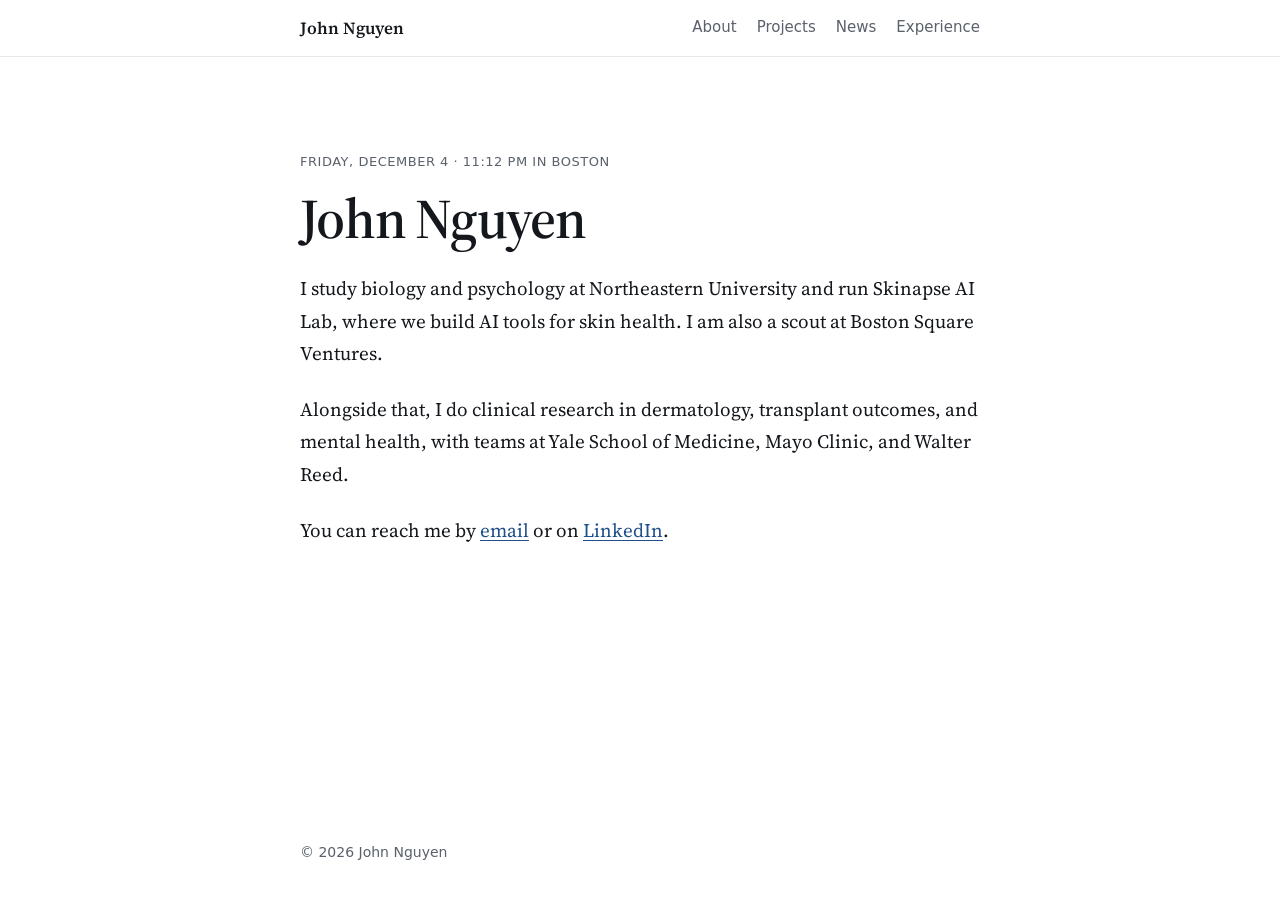
<file: index.html>
<!DOCTYPE html>
<html lang="en">
<head>
  <meta charset="UTF-8">
  <meta name="viewport" content="width=device-width, initial-scale=1, viewport-fit=cover">
  <title>John Nguyen</title>
  <meta name="description" content="John Nguyen is a Northeastern University student, founder of Skinapse AI Lab, and clinical researcher in Boston.">
  <meta name="theme-color" content="#FFFFFF">
  <meta property="og:title" content="John Nguyen">
  <meta property="og:description" content="John Nguyen is a Northeastern University student, founder of Skinapse AI Lab, and clinical researcher in Boston.">
  <meta property="og:image" content="https://jnguyen.net/images/john-portrait.webp">
  <link rel="icon" href="favicon.svg" type="image/svg+xml">
  <link rel="preconnect" href="https://fonts.googleapis.com">
  <link rel="preconnect" href="https://fonts.gstatic.com" crossorigin>
  <link rel="stylesheet" href="https://fonts.googleapis.com/css2?family=Source+Serif+4:ital,opsz,wght@0,8..60,400;0,8..60,600;1,8..60,400&display=swap">
  <link rel="stylesheet" href="styles.css">
  <script>document.documentElement.classList.add("js")</script>
  <script src="script.js" defer></script>
</head>
<body>
  <a class="skip" href="#main">Skip to content</a>
  <header class="bar">
    <nav class="bar-inner" aria-label="Main">
      <a class="bar-name" href="index.html" aria-current="page">John Nguyen</a>
      <ul class="bar-links">
        <li><a href="about.html">About</a></li>
        <li><a href="projects.html">Projects</a></li>
        <li><a href="news.html">News</a></li>
        <li><a href="experiences.html">Experience</a></li>
      </ul>
    </nav>
  </header>

  <main id="main">
    <article class="note">
      <p class="date dateline">Boston, Massachusetts</p>
      <h1 class="typed" aria-label="John Nguyen"><span class="typed-text" aria-hidden="true">John Nguyen</span><span class="caret" aria-hidden="true"></span></h1>
      <p class="reveal">I study biology and psychology at Northeastern University and run Skinapse AI Lab, where we build AI tools for skin health. I am also a scout at Boston Square Ventures.</p>
      <p class="reveal">Alongside that, I do clinical research in dermatology, transplant outcomes, and mental health, with teams at Yale School of Medicine, Mayo Clinic, and Walter Reed.</p>
      <p class="reveal">You can reach me by <a href="mailto:johnhnguyen2000@gmail.com">email</a> or on <a href="https://www.linkedin.com/in/johnhungnguyen" target="_blank" rel="noopener noreferrer">LinkedIn</a>.</p>
    </article>
  </main>

  <footer class="footer">© 2026 John Nguyen</footer>
</body>
</html>
</file>
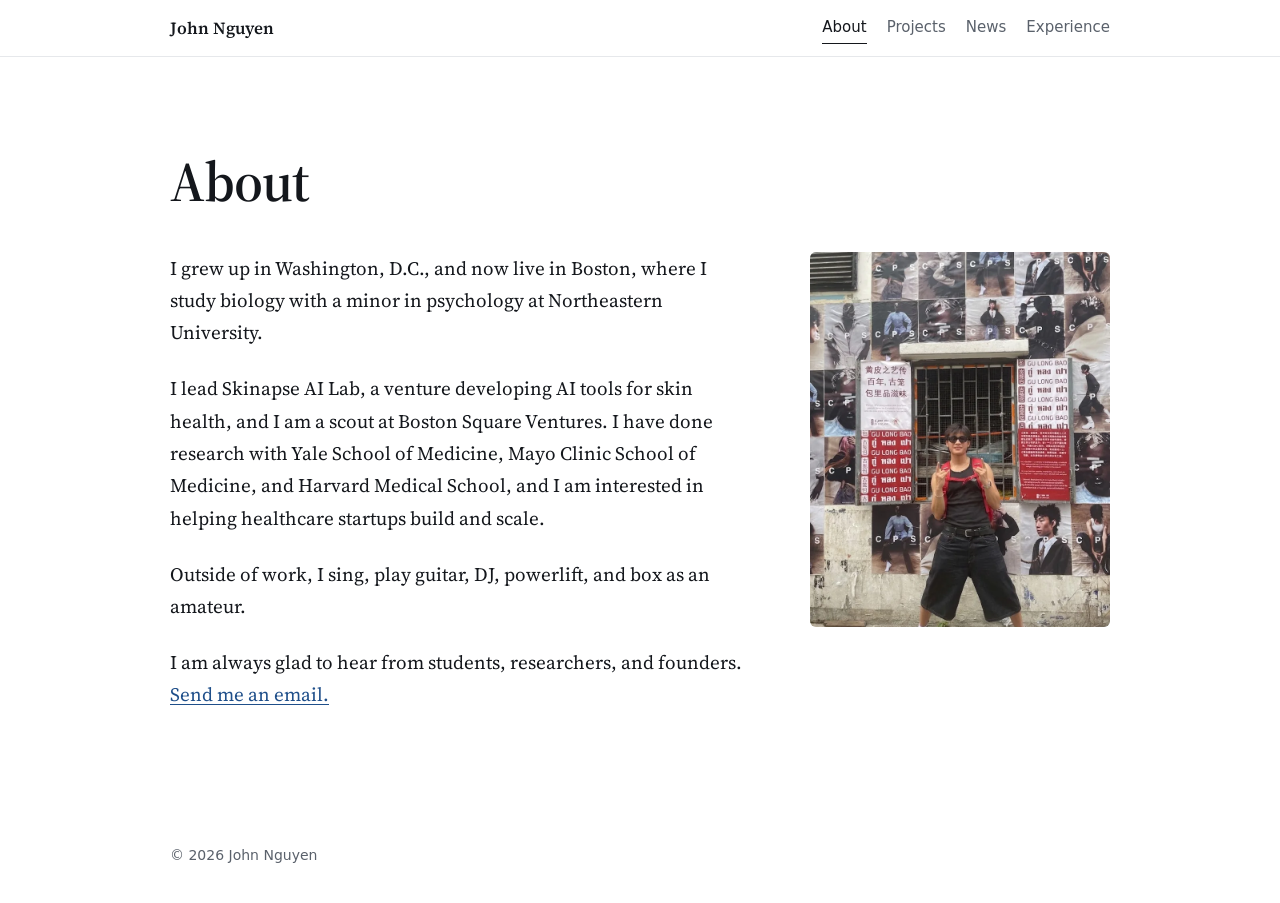
<file: about.html>
<!DOCTYPE html>
<html lang="en">
<head>
  <meta charset="UTF-8">
  <meta name="viewport" content="width=device-width, initial-scale=1, viewport-fit=cover">
  <title>About · John Nguyen</title>
  <meta name="description" content="John Nguyen is a Northeastern University student, founder of Skinapse AI Lab, and clinical researcher in Boston.">
  <meta name="theme-color" content="#FFFFFF">
  <meta property="og:title" content="About · John Nguyen">
  <meta property="og:description" content="John Nguyen is a Northeastern University student, founder of Skinapse AI Lab, and clinical researcher in Boston.">
  <meta property="og:image" content="https://jnguyen.net/images/john-portrait.webp">
  <link rel="icon" href="favicon.svg" type="image/svg+xml">
  <link rel="preconnect" href="https://fonts.googleapis.com">
  <link rel="preconnect" href="https://fonts.gstatic.com" crossorigin>
  <link rel="stylesheet" href="https://fonts.googleapis.com/css2?family=Source+Serif+4:ital,opsz,wght@0,8..60,400;0,8..60,600;1,8..60,400&display=swap">
  <link rel="stylesheet" href="styles.css">
  <script>document.documentElement.classList.add("js")</script>
  <script src="script.js" defer></script>
</head>
<body>
  <a class="skip" href="#main">Skip to content</a>
  <header class="bar">
    <nav class="bar-inner" aria-label="Main">
      <a class="bar-name" href="index.html">John Nguyen</a>
      <ul class="bar-links">
        <li><a href="about.html" aria-current="page">About</a></li>
        <li><a href="projects.html">Projects</a></li>
        <li><a href="news.html">News</a></li>
        <li><a href="experiences.html">Experience</a></li>
      </ul>
    </nav>
  </header>

  <main id="main" class="main-wide">
    <h1 class="page-title reveal">About</h1>
    <div class="about">
      <div class="note">
        <p class="reveal">I grew up in Washington, D.C., and now live in Boston, where I study biology with a minor in psychology at Northeastern University.</p>
        <p class="reveal">I lead Skinapse AI Lab, a venture developing AI tools for skin health, and I am a scout at Boston Square Ventures. I have done research with Yale School of Medicine, Mayo Clinic School of Medicine, and Harvard Medical School, and I am interested in helping healthcare startups build and scale.</p>
        <p class="reveal">Outside of work, I sing, play guitar, DJ, powerlift, and box as an amateur.</p>
        <p class="reveal">I am always glad to hear from students, researchers, and founders. <a href="mailto:johnhnguyen2000@gmail.com">Send me an email.</a></p>
      </div>
      <img class="portrait reveal" src="images/john-portrait.webp" width="750" height="1000" alt="John Nguyen standing in front of a poster wall">
    </div>
  </main>

  <footer class="footer">© 2026 John Nguyen</footer>
</body>
</html>
</file>
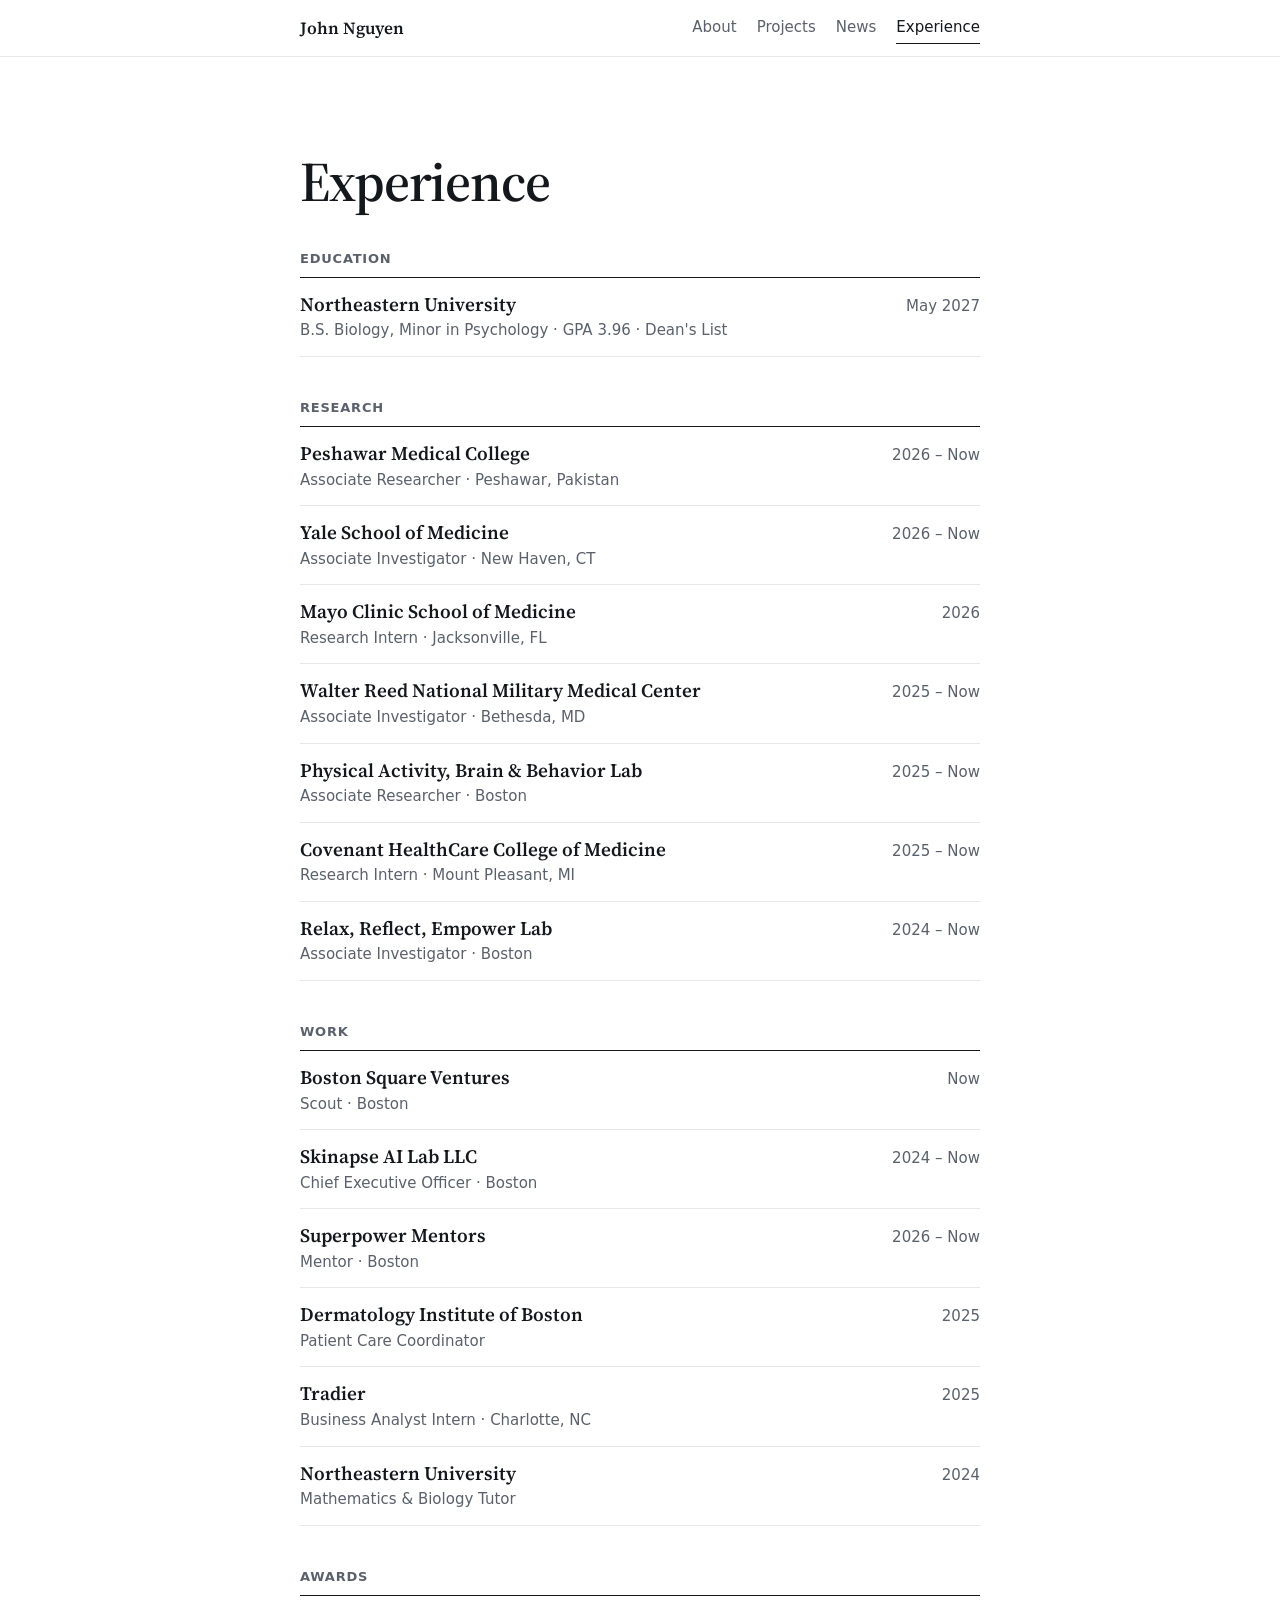
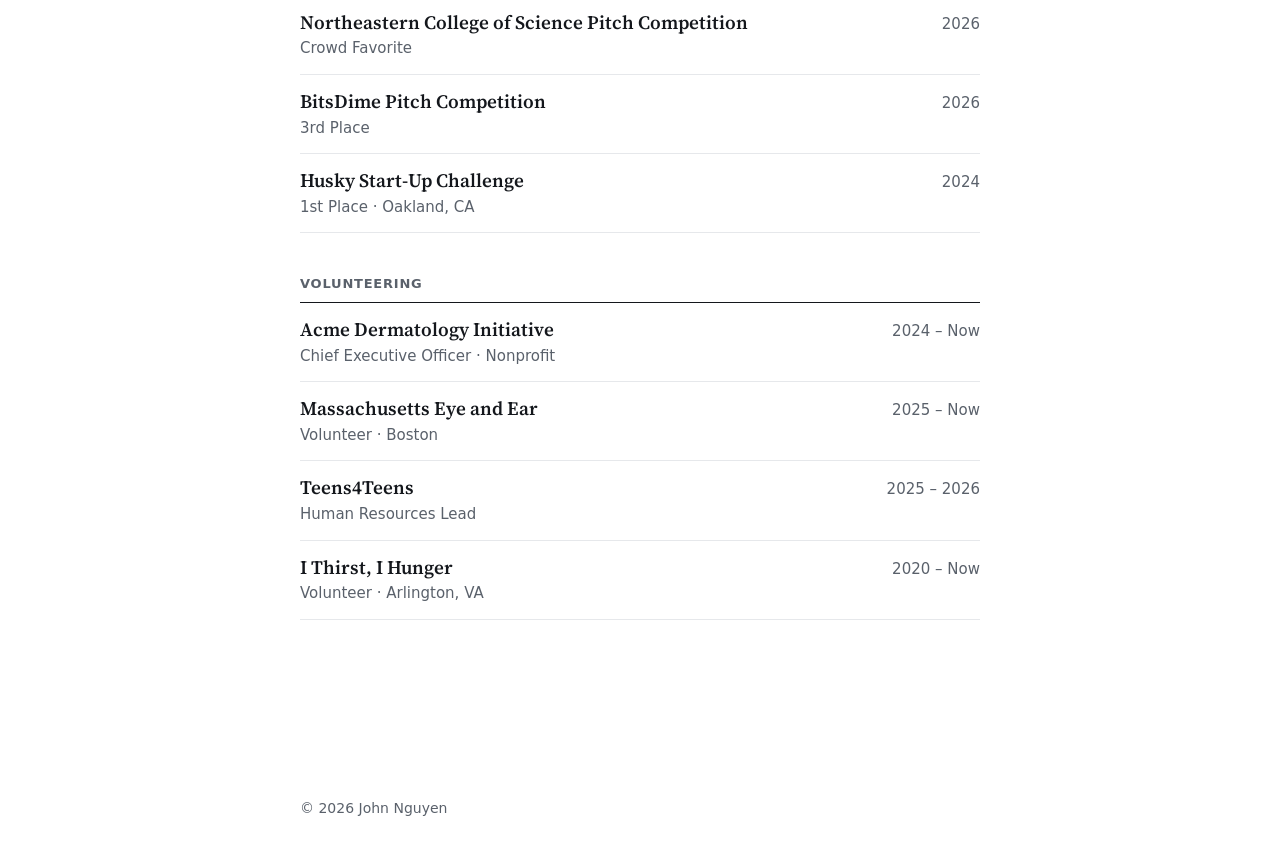
<file: experiences.html>
<!DOCTYPE html>
<html lang="en">
<head>
  <meta charset="UTF-8">
  <meta name="viewport" content="width=device-width, initial-scale=1, viewport-fit=cover">
  <title>Experience · John Nguyen</title>
  <meta name="description" content="Education, research, work, awards, and volunteering.">
  <meta name="theme-color" content="#FFFFFF">
  <meta property="og:title" content="Experience · John Nguyen">
  <meta property="og:description" content="Education, research, work, awards, and volunteering.">
  <meta property="og:image" content="https://jnguyen.net/images/john-portrait.webp">
  <link rel="icon" href="favicon.svg" type="image/svg+xml">
  <link rel="preconnect" href="https://fonts.googleapis.com">
  <link rel="preconnect" href="https://fonts.gstatic.com" crossorigin>
  <link rel="stylesheet" href="https://fonts.googleapis.com/css2?family=Source+Serif+4:ital,opsz,wght@0,8..60,400;0,8..60,600;1,8..60,400&display=swap">
  <link rel="stylesheet" href="styles.css">
  <script>document.documentElement.classList.add("js")</script>
  <script src="script.js" defer></script>
</head>
<body>
  <a class="skip" href="#main">Skip to content</a>
  <header class="bar">
    <nav class="bar-inner" aria-label="Main">
      <a class="bar-name" href="index.html">John Nguyen</a>
      <ul class="bar-links">
        <li><a href="about.html">About</a></li>
        <li><a href="projects.html">Projects</a></li>
        <li><a href="news.html">News</a></li>
        <li><a href="experiences.html" aria-current="page">Experience</a></li>
      </ul>
    </nav>
  </header>

  <main id="main">
    <h1 class="page-title reveal">Experience</h1>
    <section class="ledger reveal" aria-labelledby="g-education">
      <h2 id="g-education">Education</h2>
      <ul>
        <li><span class="what"><strong>Northeastern University</strong><span>B.S. Biology, Minor in Psychology · GPA 3.96 · Dean's List</span></span><span class="when">May 2027</span></li>
      </ul>
    </section>
    <section class="ledger reveal" aria-labelledby="g-research">
      <h2 id="g-research">Research</h2>
      <ul>
        <li><span class="what"><strong>Peshawar Medical College</strong><span>Associate Researcher · Peshawar, Pakistan</span></span><span class="when">2026 – Now</span></li>
        <li><span class="what"><strong>Yale School of Medicine</strong><span>Associate Investigator · New Haven, CT</span></span><span class="when">2026 – Now</span></li>
        <li><span class="what"><strong>Mayo Clinic School of Medicine</strong><span>Research Intern · Jacksonville, FL</span></span><span class="when">2026</span></li>
        <li><span class="what"><strong>Walter Reed National Military Medical Center</strong><span>Associate Investigator · Bethesda, MD</span></span><span class="when">2025 – Now</span></li>
        <li><span class="what"><strong>Physical Activity, Brain &amp; Behavior Lab</strong><span>Associate Researcher · Boston</span></span><span class="when">2025 – Now</span></li>
        <li><span class="what"><strong>Covenant HealthCare College of Medicine</strong><span>Research Intern · Mount Pleasant, MI</span></span><span class="when">2025 – Now</span></li>
        <li><span class="what"><strong>Relax, Reflect, Empower Lab</strong><span>Associate Investigator · Boston</span></span><span class="when">2024 – Now</span></li>
      </ul>
    </section>
    <section class="ledger reveal" aria-labelledby="g-work">
      <h2 id="g-work">Work</h2>
      <ul>
        <li><span class="what"><strong>Boston Square Ventures</strong><span>Scout · Boston</span></span><span class="when">Now</span></li>
        <li><span class="what"><strong>Skinapse AI Lab LLC</strong><span>Chief Executive Officer · Boston</span></span><span class="when">2024 – Now</span></li>
        <li><span class="what"><strong>Superpower Mentors</strong><span>Mentor · Boston</span></span><span class="when">2026 – Now</span></li>
        <li><span class="what"><strong>Dermatology Institute of Boston</strong><span>Patient Care Coordinator</span></span><span class="when">2025</span></li>
        <li><span class="what"><strong>Tradier</strong><span>Business Analyst Intern · Charlotte, NC</span></span><span class="when">2025</span></li>
        <li><span class="what"><strong>Northeastern University</strong><span>Mathematics &amp; Biology Tutor</span></span><span class="when">2024</span></li>
      </ul>
    </section>
    <section class="ledger reveal" aria-labelledby="g-awards">
      <h2 id="g-awards">Awards</h2>
      <ul>
        <li><span class="what"><strong>Northeastern College of Science Pitch Competition</strong><span>Crowd Favorite</span></span><span class="when">2026</span></li>
        <li><span class="what"><strong>BitsDime Pitch Competition</strong><span>3rd Place</span></span><span class="when">2026</span></li>
        <li><span class="what"><strong>Husky Start-Up Challenge</strong><span>1st Place · Oakland, CA</span></span><span class="when">2024</span></li>
      </ul>
    </section>
    <section class="ledger reveal" aria-labelledby="g-volunteering">
      <h2 id="g-volunteering">Volunteering</h2>
      <ul>
        <li><span class="what"><strong>Acme Dermatology Initiative</strong><span>Chief Executive Officer · Nonprofit</span></span><span class="when">2024 – Now</span></li>
        <li><span class="what"><strong>Massachusetts Eye and Ear</strong><span>Volunteer · Boston</span></span><span class="when">2025 – Now</span></li>
        <li><span class="what"><strong>Teens4Teens</strong><span>Human Resources Lead</span></span><span class="when">2025 – 2026</span></li>
        <li><span class="what"><strong>I Thirst, I Hunger</strong><span>Volunteer · Arlington, VA</span></span><span class="when">2020 – Now</span></li>
      </ul>
    </section>
  </main>

  <footer class="footer">© 2026 John Nguyen</footer>
</body>
</html>
</file>
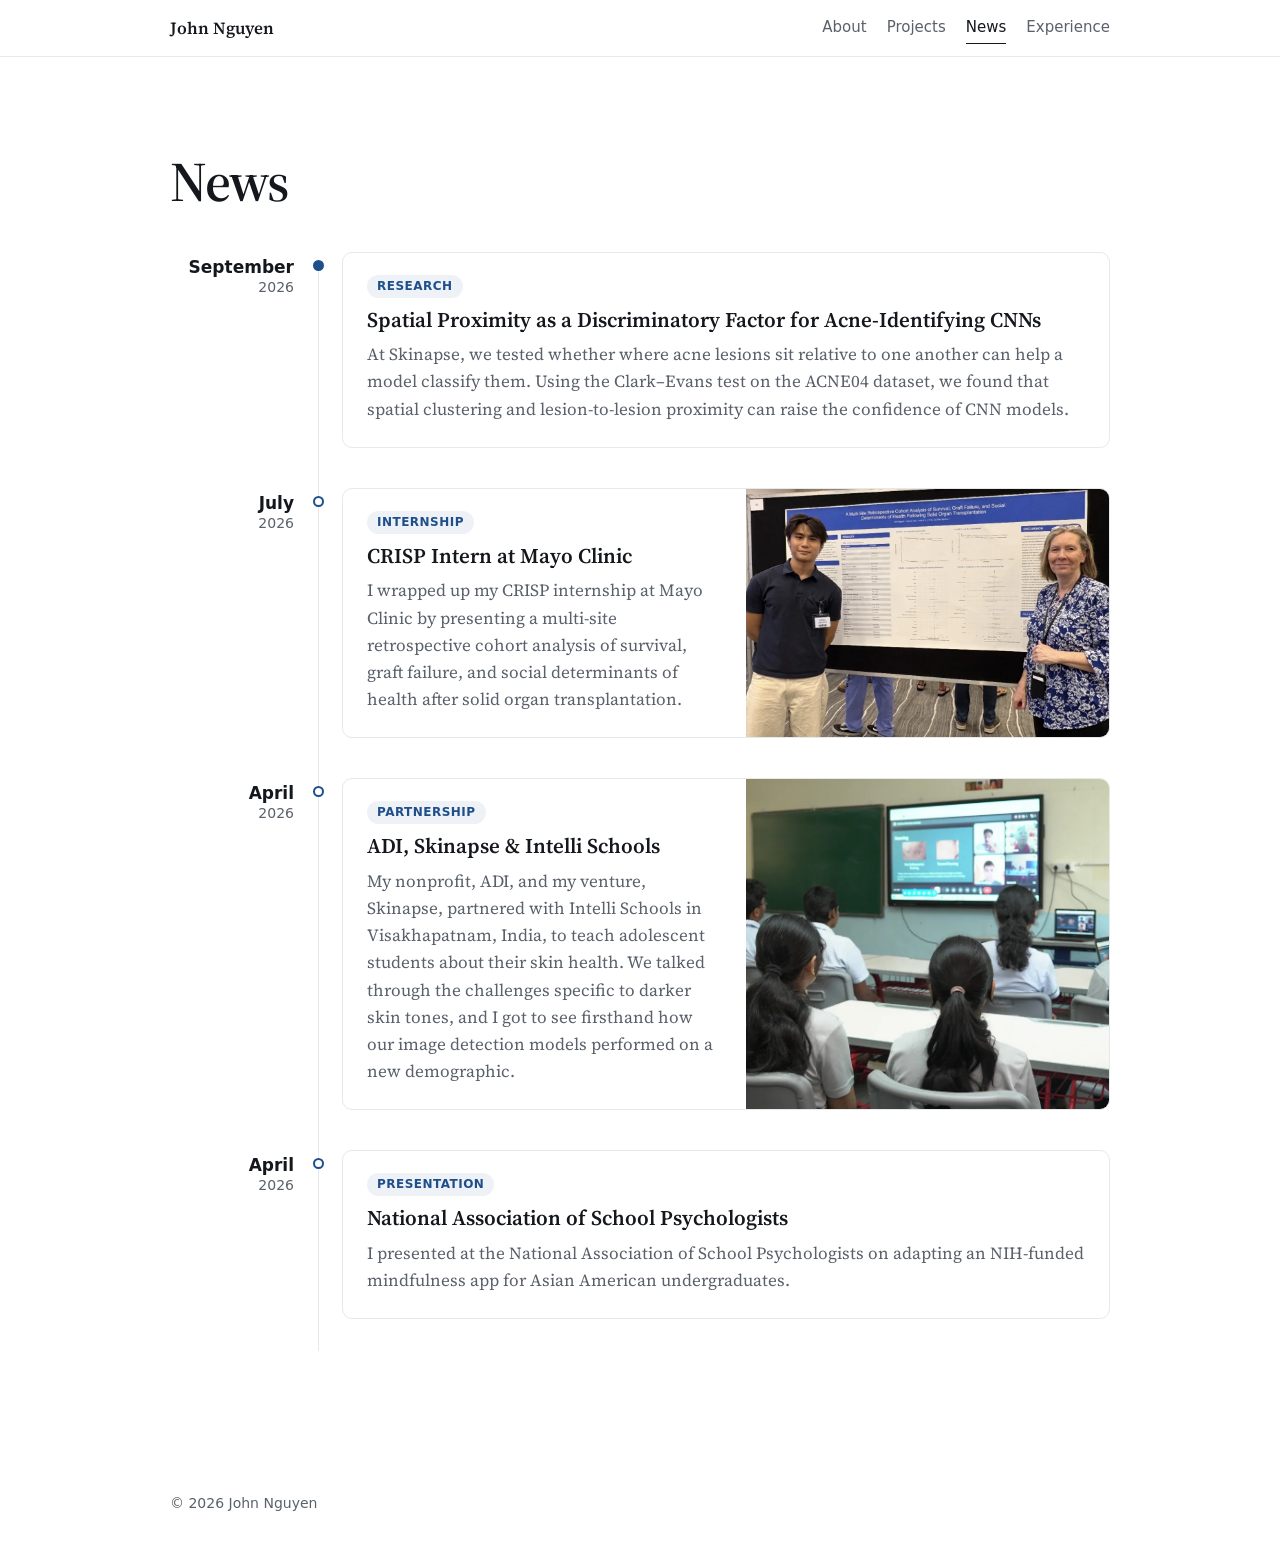
<file: news.html>
<!DOCTYPE html>
<html lang="en">
<head>
  <meta charset="UTF-8">
  <meta name="viewport" content="width=device-width, initial-scale=1, viewport-fit=cover">
  <title>News · John Nguyen</title>
  <meta name="description" content="Recent presentations, research, and partnerships.">
  <meta name="theme-color" content="#FFFFFF">
  <meta property="og:title" content="News · John Nguyen">
  <meta property="og:description" content="Recent presentations, research, and partnerships.">
  <meta property="og:image" content="https://jnguyen.net/images/john-portrait.webp">
  <link rel="icon" href="favicon.svg" type="image/svg+xml">
  <link rel="preconnect" href="https://fonts.googleapis.com">
  <link rel="preconnect" href="https://fonts.gstatic.com" crossorigin>
  <link rel="stylesheet" href="https://fonts.googleapis.com/css2?family=Source+Serif+4:ital,opsz,wght@0,8..60,400;0,8..60,600;1,8..60,400&display=swap">
  <link rel="stylesheet" href="styles.css">
  <script>document.documentElement.classList.add("js")</script>
  <script src="script.js" defer></script>
</head>
<body>
  <a class="skip" href="#main">Skip to content</a>
  <header class="bar">
    <nav class="bar-inner" aria-label="Main">
      <a class="bar-name" href="index.html">John Nguyen</a>
      <ul class="bar-links">
        <li><a href="about.html">About</a></li>
        <li><a href="projects.html">Projects</a></li>
        <li><a href="news.html" aria-current="page">News</a></li>
        <li><a href="experiences.html">Experience</a></li>
      </ul>
    </nav>
  </header>

  <main id="main" class="main-wide">
    <h1 class="page-title reveal">News</h1>
    <ol class="timeline">
      <li class="tl-item reveal">
        <p class="tl-when"><span>September</span> 2026</p>
        <article class="tl-card">
          <div class="tl-text">
            <p class="tl-tag">Research</p>
            <h2>Spatial Proximity as a Discriminatory Factor for Acne-Identifying CNNs</h2>
            <p>At Skinapse, we tested whether where acne lesions sit relative to one another can help a model classify them. Using the Clark–Evans test on the ACNE04 dataset, we found that spatial clustering and lesion-to-lesion proximity can raise the confidence of CNN models.</p>
          </div>
        </article>
      </li>
      <li class="tl-item has-img reveal">
        <p class="tl-when"><span>July</span> 2026</p>
        <article class="tl-card">
          <div class="tl-text">
            <p class="tl-tag">Internship</p>
            <h2>CRISP Intern at Mayo Clinic</h2>
            <p>I wrapped up my CRISP internship at Mayo Clinic by presenting a multi-site retrospective cohort analysis of survival, graft failure, and social determinants of health after solid organ transplantation.</p>
          </div>
          <img src="images/mayo-crisp.webp" width="1100" height="720" loading="lazy" alt="John standing beside his research poster on solid organ transplantation outcomes">
        </article>
      </li>
      <li class="tl-item has-img reveal">
        <p class="tl-when"><span>April</span> 2026</p>
        <article class="tl-card">
          <div class="tl-text">
            <p class="tl-tag">Partnership</p>
            <h2>ADI, Skinapse &amp; Intelli Schools</h2>
            <p>My nonprofit, ADI, and my venture, Skinapse, partnered with Intelli Schools in Visakhapatnam, India, to teach adolescent students about their skin health. We talked through the challenges specific to darker skin tones, and I got to see firsthand how our image detection models performed on a new demographic.</p>
          </div>
          <img src="images/intelli-schools.webp" width="1100" height="720" loading="lazy" alt="Students at Intelli Schools watching a skin health presentation on a classroom screen">
        </article>
      </li>
      <li class="tl-item reveal">
        <p class="tl-when"><span>April</span> 2026</p>
        <article class="tl-card">
          <div class="tl-text">
            <p class="tl-tag">Presentation</p>
            <h2>National Association of School Psychologists</h2>
            <p>I presented at the National Association of School Psychologists on adapting an NIH-funded mindfulness app for Asian American undergraduates.</p>
          </div>
        </article>
      </li>
    </ol>
  </main>

  <footer class="footer">© 2026 John Nguyen</footer>
</body>
</html>
</file>
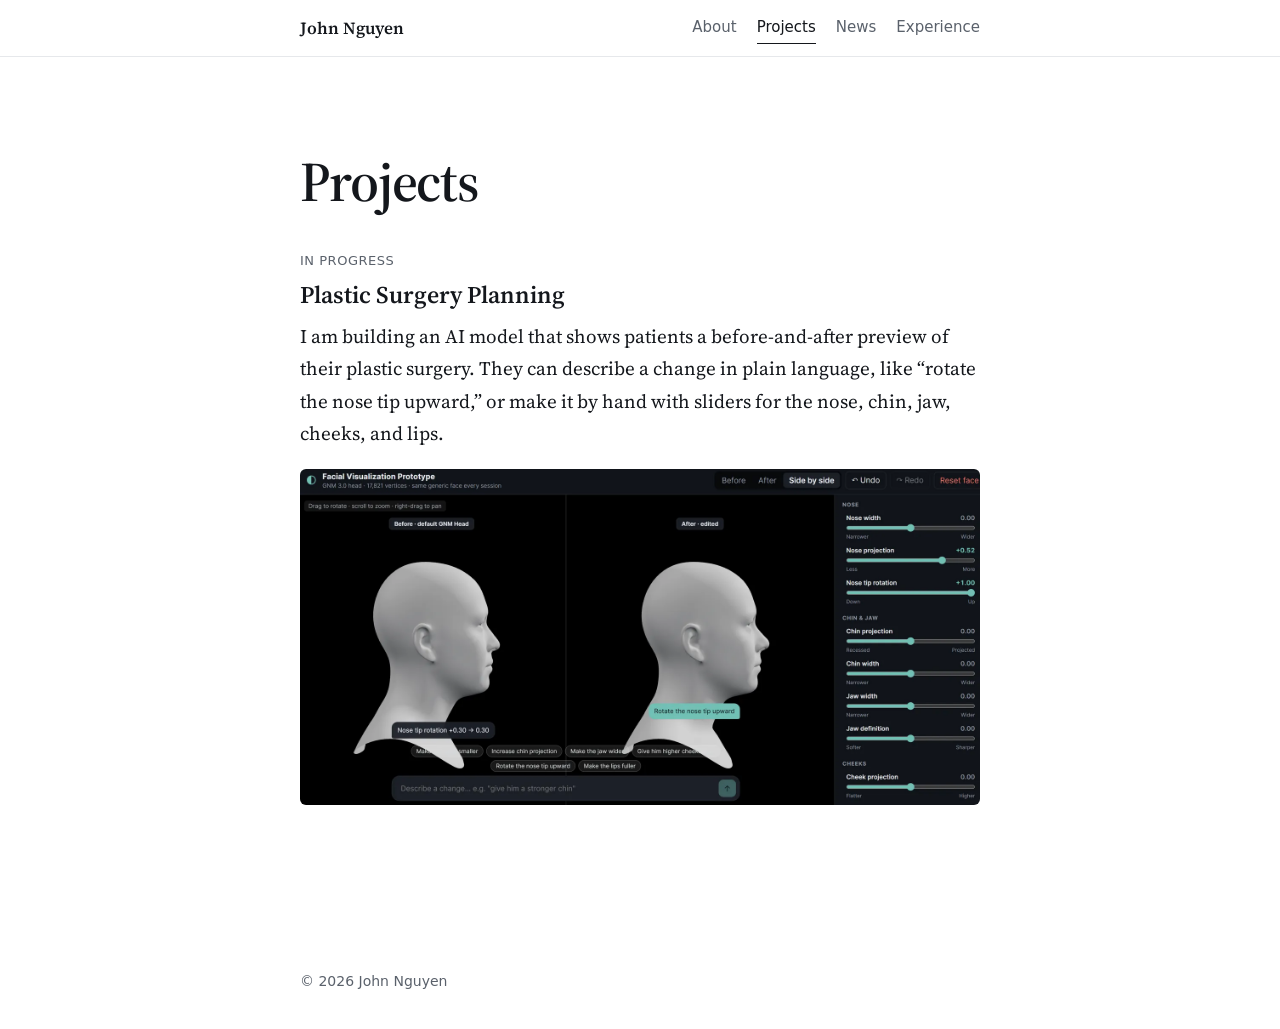
<file: projects.html>
<!DOCTYPE html>
<html lang="en">
<head>
  <meta charset="UTF-8">
  <meta name="viewport" content="width=device-width, initial-scale=1, viewport-fit=cover">
  <title>Projects · John Nguyen</title>
  <meta name="description" content="Current projects by John Nguyen.">
  <meta name="theme-color" content="#FFFFFF">
  <meta property="og:title" content="Projects · John Nguyen">
  <meta property="og:description" content="Current projects by John Nguyen.">
  <meta property="og:image" content="https://jnguyen.net/images/john-portrait.webp">
  <link rel="icon" href="favicon.svg" type="image/svg+xml">
  <link rel="preconnect" href="https://fonts.googleapis.com">
  <link rel="preconnect" href="https://fonts.gstatic.com" crossorigin>
  <link rel="stylesheet" href="https://fonts.googleapis.com/css2?family=Source+Serif+4:ital,opsz,wght@0,8..60,400;0,8..60,600;1,8..60,400&display=swap">
  <link rel="stylesheet" href="styles.css">
  <script>document.documentElement.classList.add("js")</script>
  <script src="script.js" defer></script>
</head>
<body>
  <a class="skip" href="#main">Skip to content</a>
  <header class="bar">
    <nav class="bar-inner" aria-label="Main">
      <a class="bar-name" href="index.html">John Nguyen</a>
      <ul class="bar-links">
        <li><a href="about.html">About</a></li>
        <li><a href="projects.html" aria-current="page">Projects</a></li>
        <li><a href="news.html">News</a></li>
        <li><a href="experiences.html">Experience</a></li>
      </ul>
    </nav>
  </header>

  <main id="main">
    <h1 class="page-title reveal">Projects</h1>
    <div class="entries">
      <article class="entry reveal">
        <p class="date">In progress</p>
        <h2>Plastic Surgery Planning</h2>
        <p>I am building an AI model that shows patients a before-and-after preview of their plastic surgery. They can describe a change in plain language, like “rotate the nose tip upward,” or make it by hand with sliders for the nose, chin, jaw, cheeks, and lips.</p>
        <img src="images/plastic-surgery-planning.webp" width="1600" height="790" loading="lazy" alt="Facial visualization prototype: two shaded 3D heads side by side, before and after rotating the nose tip upward, with sliders for facial features">
      </article>
    </div>
  </main>

  <footer class="footer">© 2026 John Nguyen</footer>
</body>
</html>
</file>
<file: styles.css>
/* ---------- Tokens ---------- */
:root {
  --bg: #FFFFFF;
  --text: #14171C;          /* 18.0:1 on white */
  --text-2: #5A616B;        /* 6.3:1 on white */
  --accent: #1F4F8A;        /* 8.3:1 on white */
  --line: #E6E8EB;

  --serif: "Source Serif 4", Georgia, "Times New Roman", serif;
  --sans: -apple-system, BlinkMacSystemFont, "SF Pro Text", "Segoe UI", system-ui, Roboto, sans-serif;

  --column: 680px;
  --gutter: clamp(16px, 5vw, 32px);
  color-scheme: light;
}
@media (prefers-contrast: more) { :root { --text-2: #2E333A; --line: #9AA1AA; } }

/* ---------- Base ---------- */
*, *::before, *::after { box-sizing: border-box; }
html { -webkit-text-size-adjust: 100%; }
body {
  margin: 0; overflow-x: clip; background: var(--bg); color: var(--text);
  font: 400 1.1875rem/1.7 var(--serif);   /* 19px reading text */
  -webkit-font-smoothing: antialiased;
  display: flex; flex-direction: column; min-height: 100vh;
}
main { flex: 1; width: 100%; max-width: calc(var(--column) + 2 * var(--gutter)); margin: 0 auto; padding: clamp(48px, 9vw, 96px) var(--gutter) 0; }
img { display: block; max-width: 100%; height: auto; }
a { color: var(--accent); text-underline-offset: 3px; text-decoration-thickness: 1px; }
a:hover { text-decoration-thickness: 2px; }
h1, h2 { margin: 0; text-wrap: balance; font-weight: 600; }
p { margin: 0; }
:focus-visible { outline: 2px solid var(--accent); outline-offset: 3px; border-radius: 4px; }

.skip { position: absolute; left: 12px; top: -48px; z-index: 20; padding: 10px 14px; border-radius: 8px; background: var(--accent); color: #fff; font: 600 1rem var(--sans); text-decoration: none; }
.skip:focus { top: 12px; }

/* ---------- Top bar ---------- */
.bar { position: sticky; top: 0; z-index: 10; background: rgba(255, 255, 255, 0.9); -webkit-backdrop-filter: blur(14px); backdrop-filter: blur(14px); border-bottom: 1px solid var(--line); }
@media (prefers-reduced-transparency: reduce) { .bar { background: var(--bg); } }
.bar-inner { max-width: calc(var(--column) + 2 * var(--gutter)); margin: 0 auto; padding: 0 var(--gutter); height: 56px; display: flex; align-items: center; justify-content: space-between; gap: 16px; }
.bar-name { font: 600 1.0625rem/1 var(--serif); color: var(--text); text-decoration: none; white-space: nowrap; }
.bar-links { display: flex; gap: 20px; margin: 0; padding: 0; list-style: none; overflow-x: auto; scrollbar-width: none; }
.bar-links a { display: block; padding: 8px 0; font: 500 0.9375rem/1 var(--sans); color: var(--text-2); text-decoration: none; white-space: nowrap; border-bottom: 1.5px solid transparent; transition: color .2s, border-color .2s; }
.bar-links a:hover { color: var(--text); }
.bar-links a[aria-current="page"] { color: var(--text); border-color: var(--text); }
@media (max-width: 560px) {
  .bar-inner { height: auto; padding-top: 12px; padding-bottom: 4px; flex-direction: column; align-items: flex-start; gap: 2px; }
}

/* ---------- Diary pieces ---------- */
.date { font: 500 0.8125rem/1.4 var(--sans); color: var(--text-2); letter-spacing: 0.04em; text-transform: uppercase; }

.note { display: grid; gap: 1.25em; }
.note h1, .page-title { font-size: clamp(2.5rem, 1.8rem + 3vw, 3.5rem); line-height: 1.05; letter-spacing: -0.02em; }
.note .dateline { margin-bottom: -0.4em; }
.page-title { margin-bottom: 40px; }
.note .page-title { margin-bottom: 0; }
.portrait { width: 100%; max-width: 320px; aspect-ratio: 4 / 5; object-fit: cover; border-radius: 6px; }

/* About: text beside the photo */
body:has(.main-wide) { --column: 940px; }
.about { display: grid; grid-template-columns: minmax(0, 1fr) 300px; gap: clamp(32px, 5vw, 56px); align-items: start; }
.about .portrait { position: sticky; top: 88px; }
@media (max-width: 760px) {
  .about { grid-template-columns: minmax(0, 1fr); }
  .about .portrait { position: static; order: -1; max-width: 280px; }
}

.entries { display: grid; }
.entry { display: grid; gap: 10px; padding: 32px 0; border-top: 1px solid var(--line); }
.entry:first-child { border-top: 0; padding-top: 0; }
.entry h2 { font-size: 1.5rem; line-height: 1.25; }
.entry p:not(.date) { color: var(--text); }
.entry img { margin-top: 10px; border-radius: 6px; }

/* ---------- News timeline ---------- */
.timeline { list-style: none; margin: 0; padding: 0; position: relative; }
.timeline::before { content: ""; position: absolute; top: 8px; bottom: 8px; left: 148px; width: 1px; background: var(--line); }
.tl-item { display: grid; grid-template-columns: 124px minmax(0, 1fr); column-gap: 48px; padding-bottom: 40px; position: relative; }
.tl-item::before { content: ""; position: absolute; left: 143px; top: 8px; width: 11px; height: 11px; border-radius: 50%; background: var(--bg); border: 2px solid var(--accent); }
.tl-item:first-child::before { background: var(--accent); }
.tl-when { font: 500 0.875rem/1.3 var(--sans); color: var(--text-2); text-align: right; padding-top: 4px; }
.tl-when span { display: block; font: 600 1.0625rem/1.3 var(--sans); color: var(--text); }
.tl-card { border: 1px solid var(--line); border-radius: 10px; overflow: hidden; background: var(--bg); transition: box-shadow .25s, border-color .25s; }
.tl-card:hover { border-color: #CDD3DA; box-shadow: 0 10px 28px rgba(20, 23, 28, 0.07); }
.has-img .tl-card { display: grid; grid-template-columns: minmax(0, 1fr) minmax(0, 0.9fr); }
.has-img .tl-card img { width: 100%; height: 100%; min-height: 220px; object-fit: cover; }
.tl-text { display: grid; gap: 8px; align-content: start; padding: 22px 24px 24px; }
.tl-tag { justify-self: start; padding: 2px 10px; border-radius: 999px; background: #EEF2F7; color: var(--accent); font: 600 0.75rem/1.6 var(--sans); letter-spacing: 0.04em; text-transform: uppercase; }
.tl-card h2 { font-size: 1.3125rem; line-height: 1.3; }
.tl-text p:last-child { font-size: 1.0625rem; line-height: 1.6; color: var(--text-2); }

@media (max-width: 760px) {
  .timeline::before { left: 5px; }
  .tl-item { grid-template-columns: minmax(0, 1fr); padding-left: 28px; row-gap: 10px; }
  .tl-item::before { left: 0; top: 4px; }
  .tl-when { text-align: left; padding-top: 0; }
  .tl-when span { display: inline; }
  .has-img .tl-card { grid-template-columns: minmax(0, 1fr); }
  .has-img .tl-card img { order: -1; min-height: 0; aspect-ratio: 16 / 9; height: auto; }
}

/* ---------- Experience ---------- */
.ledger { margin-bottom: 44px; }
.ledger h2 { font: 600 0.8125rem/1 var(--sans); color: var(--text-2); letter-spacing: 0.06em; text-transform: uppercase; padding-bottom: 12px; border-bottom: 1px solid var(--text); }
.ledger ul { list-style: none; margin: 0; padding: 0; }
.ledger li { display: flex; justify-content: space-between; align-items: baseline; gap: 20px; padding: 14px 0; border-bottom: 1px solid var(--line); }
.what { display: flex; flex-direction: column; min-width: 0; }
.what strong { font-weight: 600; line-height: 1.35; }
.what span { font: 400 0.9375rem/1.5 var(--sans); color: var(--text-2); margin-top: 2px; }
.when { font: 400 0.9375rem/1.4 var(--sans); color: var(--text-2); white-space: nowrap; font-variant-numeric: tabular-nums; }

/* ---------- Footer ---------- */
.footer { width: 100%; max-width: calc(var(--column) + 2 * var(--gutter)); margin: clamp(64px, 10vw, 112px) auto 0; padding: 24px var(--gutter) 40px; color: var(--text-2); font: 0.875rem var(--sans); }

/* ---------- Motion ---------- */
.caret { display: inline-block; width: 2px; height: 0.8em; margin-left: 3px; vertical-align: -0.04em; background: var(--text); animation: blink 1s steps(1) infinite; }
.caret.done { animation: blink 1s steps(1) 2, hide .4s ease 2s forwards; }
@keyframes blink { 50% { opacity: 0; } }
@keyframes hide { to { opacity: 0; } }
@keyframes fade { from { opacity: 0; } }

.js .reveal { opacity: 0; transform: translateY(12px); transition: opacity .7s ease, transform .7s cubic-bezier(.2, .7, .2, 1); }
.js .reveal.in { opacity: 1; transform: none; }

@media (prefers-reduced-motion: reduce) {
  *, *::before, *::after { animation: none !important; transition: none !important; }
  .js .reveal { opacity: 1; transform: none; }
  .caret { display: none; }
}

/* ---------- Small screens ---------- */
@media (max-width: 480px) {
  body { font-size: 1.125rem; }
  .ledger li { flex-direction: column; gap: 2px; }
}
</file>
